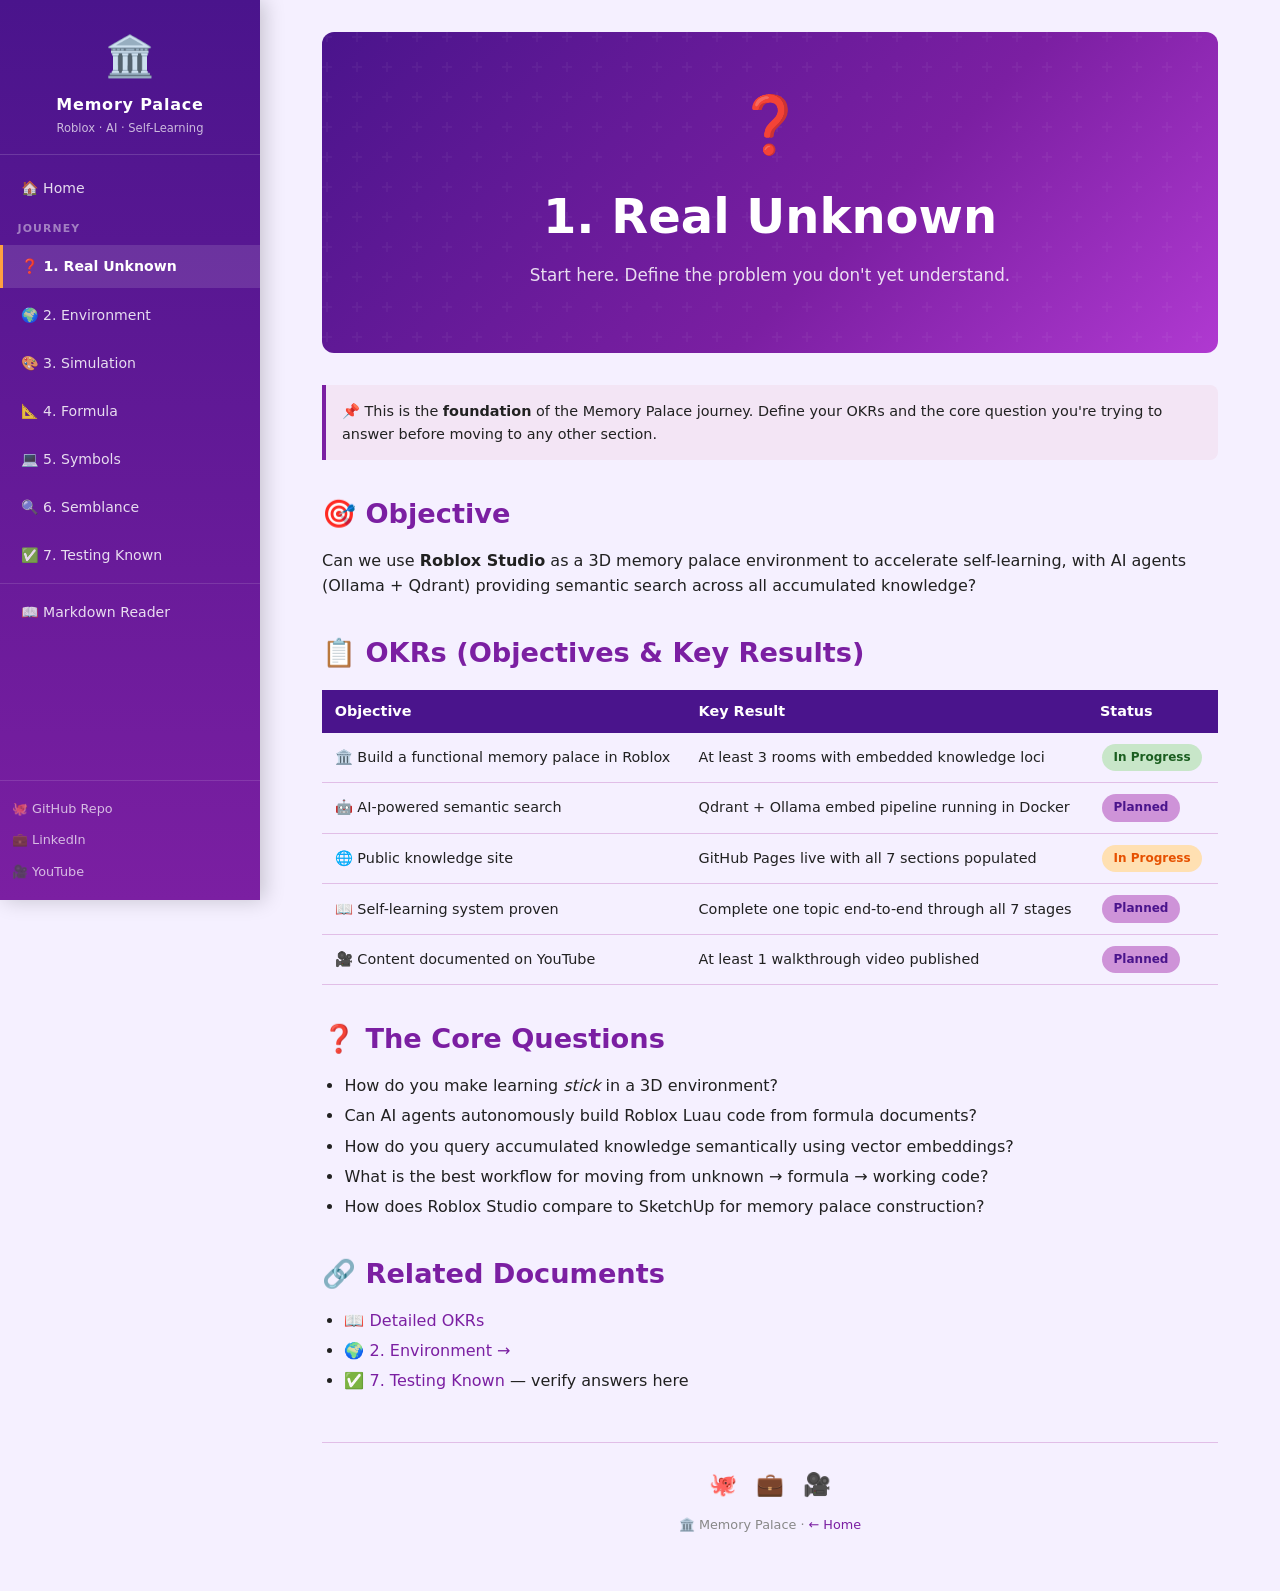
<file: 1_Real_Unknown/index.html>
<!DOCTYPE html>
<html lang="en">
<head>
  <meta charset="UTF-8">
  <meta name="viewport" content="width=device-width, initial-scale=1.0">
  <title>❓ 1. Real Unknown — Memory Palace</title>
  <link rel="stylesheet" href="../assets/style.css">
</head>
<body>
<div class="page-wrapper">
  <script>window.SITE_ROOT='../';</script>
  <script>window.CURRENT_SECTION='1';</script>
  <script src="../assets/menu.js"></script>

  <main class="main-content">
    <div class="hero">
      <span class="hero-emoji">❓</span>
      <h1>1. Real Unknown</h1>
      <p class="hero-sub">Start here. Define the problem you don't yet understand.</p>
    </div>

    <div class="info-box">
      📌 This is the <strong>foundation</strong> of the Memory Palace journey. Define your OKRs and the core
      question you're trying to answer before moving to any other section.
    </div>

    <h2>🎯 Objective</h2>
    <p>
      Can we use <strong>Roblox Studio</strong> as a 3D memory palace environment to accelerate self-learning,
      with AI agents (Ollama + Qdrant) providing semantic search across all accumulated knowledge?
    </p>

    <h2>📋 OKRs (Objectives &amp; Key Results)</h2>
    <table>
      <thead><tr><th>Objective</th><th>Key Result</th><th>Status</th></tr></thead>
      <tbody>
        <tr><td>🏛️ Build a functional memory palace in Roblox</td><td>At least 3 rooms with embedded knowledge loci</td><td><span class="badge green">In Progress</span></td></tr>
        <tr><td>🤖 AI-powered semantic search</td><td>Qdrant + Ollama embed pipeline running in Docker</td><td><span class="badge">Planned</span></td></tr>
        <tr><td>🌐 Public knowledge site</td><td>GitHub Pages live with all 7 sections populated</td><td><span class="badge orange">In Progress</span></td></tr>
        <tr><td>📖 Self-learning system proven</td><td>Complete one topic end-to-end through all 7 stages</td><td><span class="badge">Planned</span></td></tr>
        <tr><td>🎥 Content documented on YouTube</td><td>At least 1 walkthrough video published</td><td><span class="badge">Planned</span></td></tr>
      </tbody>
    </table>

    <h2>❓ The Core Questions</h2>
    <ul>
      <li>How do you make learning <em>stick</em> in a 3D environment?</li>
      <li>Can AI agents autonomously build Roblox Luau code from formula documents?</li>
      <li>How do you query accumulated knowledge semantically using vector embeddings?</li>
      <li>What is the best workflow for moving from unknown → formula → working code?</li>
      <li>How does Roblox Studio compare to SketchUp for memory palace construction?</li>
    </ul>

    <h2>🔗 Related Documents</h2>
    <ul>
      <li>📖 <a href="../markdown_renderer.html?file=1_Real_Unknown/okrs.md">Detailed OKRs</a></li>
      <li>🌍 <a href="../2_Environment/index.html">2. Environment →</a></li>
      <li>✅ <a href="../7_Testing_Known/index.html">7. Testing Known</a> — verify answers here</li>
    </ul>

    <footer class="site-footer">
      <div class="social-links">
        <a href="https://github.com/rifaterdemsahin/memory-palace" target="_blank" rel="noopener">🐙</a>
        <a href="https://www.linkedin.com/in/rifaterdemsahin/" target="_blank" rel="noopener">💼</a>
        <a href="https://www.youtube.com/@RifatErdemSahin" target="_blank" rel="noopener">🎥</a>
      </div>
      <p>🏛️ Memory Palace · <a href="../index.html">← Home</a></p>
    </footer>
  </main>
</div>
</body>
</html>
</file>
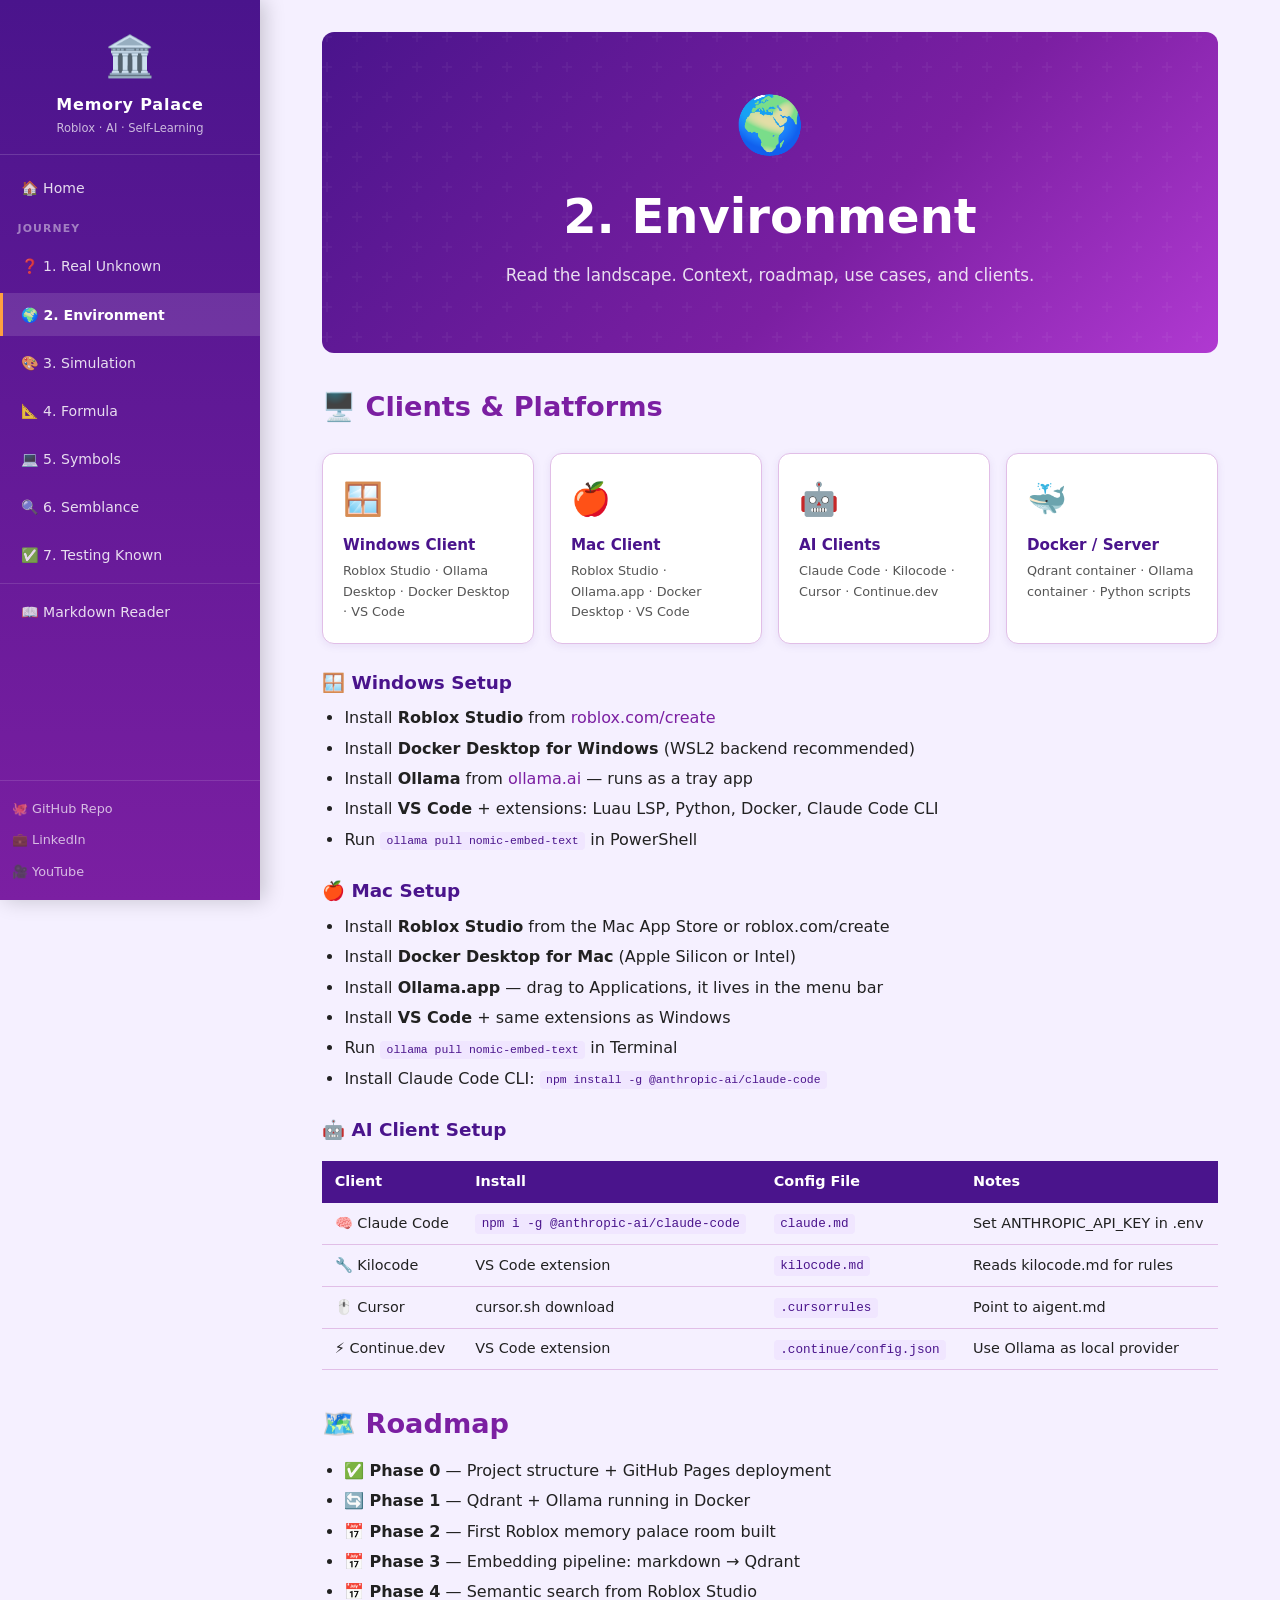
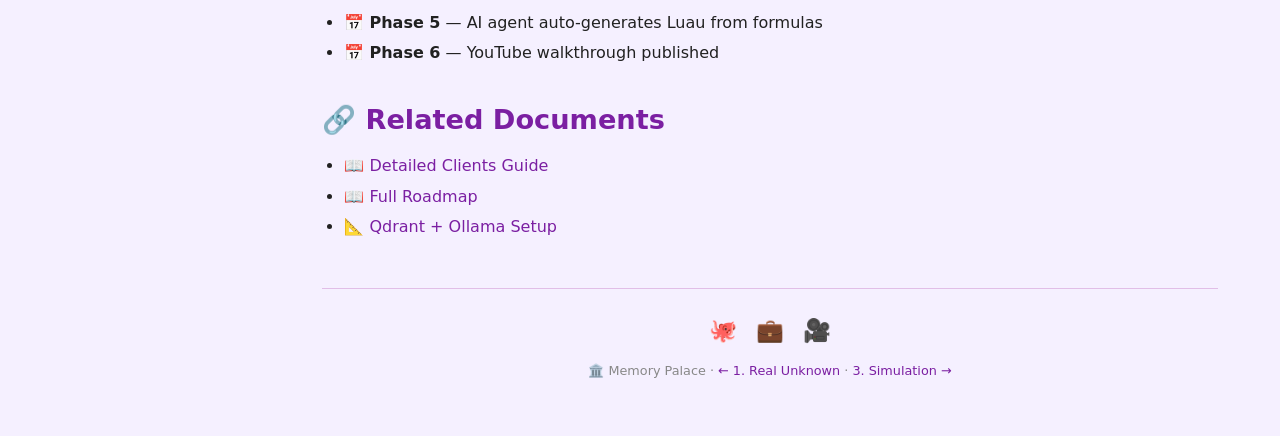
<file: 2_Environment/index.html>
<!DOCTYPE html>
<html lang="en">
<head>
  <meta charset="UTF-8">
  <meta name="viewport" content="width=device-width, initial-scale=1.0">
  <title>🌍 2. Environment — Memory Palace</title>
  <link rel="stylesheet" href="../assets/style.css">
</head>
<body>
<div class="page-wrapper">
  <script>window.SITE_ROOT='../';</script>
  <script>window.CURRENT_SECTION='2';</script>
  <script src="../assets/menu.js"></script>

  <main class="main-content">
    <div class="hero">
      <span class="hero-emoji">🌍</span>
      <h1>2. Environment</h1>
      <p class="hero-sub">Read the landscape. Context, roadmap, use cases, and clients.</p>
    </div>

    <!-- Clients Section -->
    <h2>🖥️ Clients &amp; Platforms</h2>
    <div class="card-grid">
      <div class="card">
        <div class="card-icon">🪟</div>
        <div class="card-title">Windows Client</div>
        <div class="card-desc">Roblox Studio · Ollama Desktop · Docker Desktop · VS Code</div>
      </div>
      <div class="card">
        <div class="card-icon">🍎</div>
        <div class="card-title">Mac Client</div>
        <div class="card-desc">Roblox Studio · Ollama.app · Docker Desktop · VS Code</div>
      </div>
      <div class="card">
        <div class="card-icon">🤖</div>
        <div class="card-title">AI Clients</div>
        <div class="card-desc">Claude Code · Kilocode · Cursor · Continue.dev</div>
      </div>
      <div class="card">
        <div class="card-icon">🐳</div>
        <div class="card-title">Docker / Server</div>
        <div class="card-desc">Qdrant container · Ollama container · Python scripts</div>
      </div>
    </div>

    <h3>🪟 Windows Setup</h3>
    <ul>
      <li>Install <strong>Roblox Studio</strong> from <a href="https://www.roblox.com/create" target="_blank">roblox.com/create</a></li>
      <li>Install <strong>Docker Desktop for Windows</strong> (WSL2 backend recommended)</li>
      <li>Install <strong>Ollama</strong> from <a href="https://ollama.ai" target="_blank">ollama.ai</a> — runs as a tray app</li>
      <li>Install <strong>VS Code</strong> + extensions: Luau LSP, Python, Docker, Claude Code CLI</li>
      <li>Run <code>ollama pull nomic-embed-text</code> in PowerShell</li>
    </ul>

    <h3>🍎 Mac Setup</h3>
    <ul>
      <li>Install <strong>Roblox Studio</strong> from the Mac App Store or roblox.com/create</li>
      <li>Install <strong>Docker Desktop for Mac</strong> (Apple Silicon or Intel)</li>
      <li>Install <strong>Ollama.app</strong> — drag to Applications, it lives in the menu bar</li>
      <li>Install <strong>VS Code</strong> + same extensions as Windows</li>
      <li>Run <code>ollama pull nomic-embed-text</code> in Terminal</li>
      <li>Install Claude Code CLI: <code>npm install -g @anthropic-ai/claude-code</code></li>
    </ul>

    <h3>🤖 AI Client Setup</h3>
    <table>
      <thead><tr><th>Client</th><th>Install</th><th>Config File</th><th>Notes</th></tr></thead>
      <tbody>
        <tr><td>🧠 Claude Code</td><td><code>npm i -g @anthropic-ai/claude-code</code></td><td><code>claude.md</code></td><td>Set ANTHROPIC_API_KEY in .env</td></tr>
        <tr><td>🔧 Kilocode</td><td>VS Code extension</td><td><code>kilocode.md</code></td><td>Reads kilocode.md for rules</td></tr>
        <tr><td>🖱️ Cursor</td><td>cursor.sh download</td><td><code>.cursorrules</code></td><td>Point to aigent.md</td></tr>
        <tr><td>⚡ Continue.dev</td><td>VS Code extension</td><td><code>.continue/config.json</code></td><td>Use Ollama as local provider</td></tr>
      </tbody>
    </table>

    <h2>🗺️ Roadmap</h2>
    <ul>
      <li>✅ <strong>Phase 0</strong> — Project structure + GitHub Pages deployment</li>
      <li>🔄 <strong>Phase 1</strong> — Qdrant + Ollama running in Docker</li>
      <li>📅 <strong>Phase 2</strong> — First Roblox memory palace room built</li>
      <li>📅 <strong>Phase 3</strong> — Embedding pipeline: markdown → Qdrant</li>
      <li>📅 <strong>Phase 4</strong> — Semantic search from Roblox Studio</li>
      <li>📅 <strong>Phase 5</strong> — AI agent auto-generates Luau from formulas</li>
      <li>📅 <strong>Phase 6</strong> — YouTube walkthrough published</li>
    </ul>

    <h2>🔗 Related Documents</h2>
    <ul>
      <li>📖 <a href="../markdown_renderer.html?file=2_Environment/clients.md">Detailed Clients Guide</a></li>
      <li>📖 <a href="../markdown_renderer.html?file=2_Environment/roadmap.md">Full Roadmap</a></li>
      <li>📐 <a href="../markdown_renderer.html?file=4_Formula/qdrant_ollama_setup.md">Qdrant + Ollama Setup</a></li>
    </ul>

    <footer class="site-footer">
      <div class="social-links">
        <a href="https://github.com/rifaterdemsahin/memory-palace" target="_blank" rel="noopener">🐙</a>
        <a href="https://www.linkedin.com/in/rifaterdemsahin/" target="_blank" rel="noopener">💼</a>
        <a href="https://www.youtube.com/@RifatErdemSahin" target="_blank" rel="noopener">🎥</a>
      </div>
      <p>🏛️ Memory Palace · <a href="../1_Real_Unknown/index.html">← 1. Real Unknown</a> · <a href="../3_Simulation/index.html">3. Simulation →</a></p>
    </footer>
  </main>
</div>
</body>
</html>
</file>
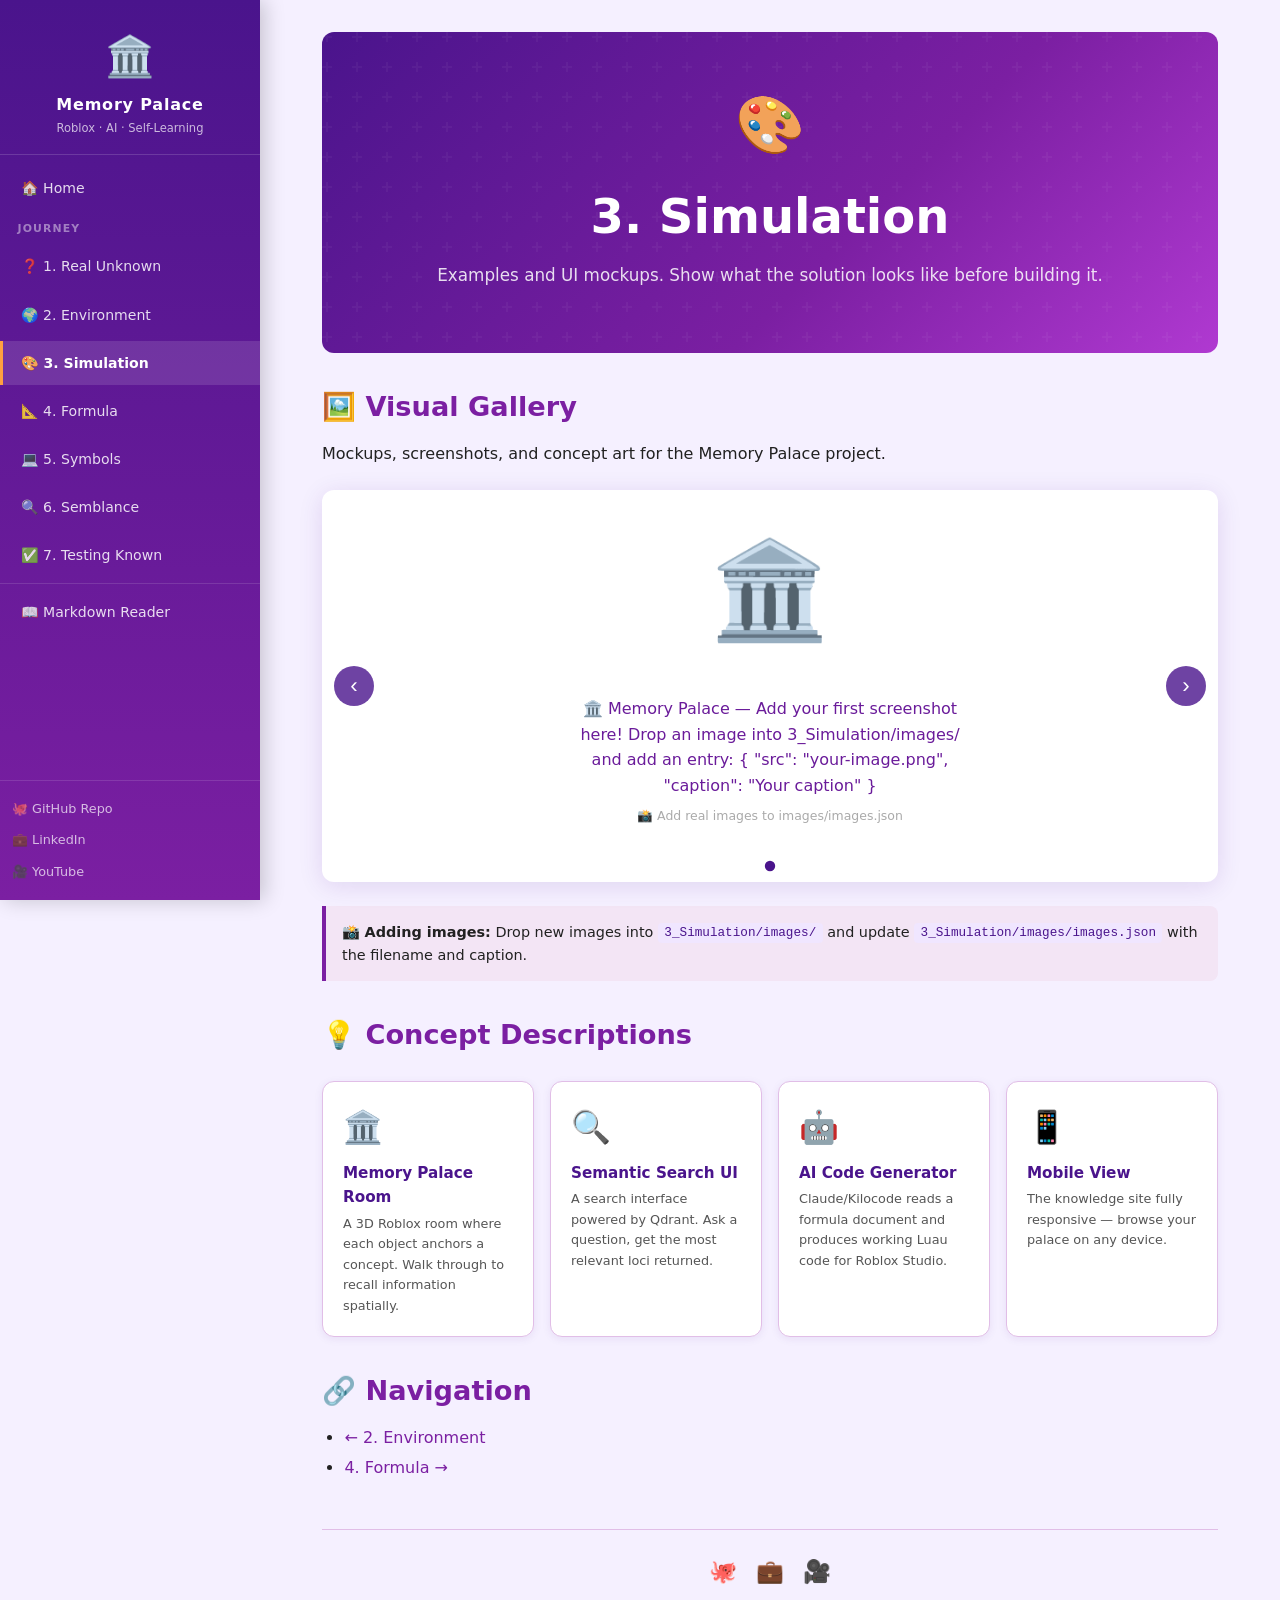
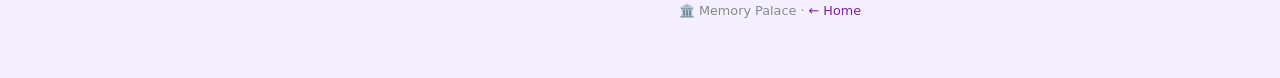
<file: 3_Simulation/index.html>
<!DOCTYPE html>
<html lang="en">
<head>
  <meta charset="UTF-8">
  <meta name="viewport" content="width=device-width, initial-scale=1.0">
  <title>🎨 3. Simulation — Memory Palace</title>
  <link rel="stylesheet" href="../assets/style.css">
</head>
<body>
<div class="page-wrapper">
  <script>window.SITE_ROOT='../';</script>
  <script>window.CURRENT_SECTION='3';</script>
  <script src="../assets/menu.js"></script>

  <main class="main-content">
    <div class="hero">
      <span class="hero-emoji">🎨</span>
      <h1>3. Simulation</h1>
      <p class="hero-sub">Examples and UI mockups. Show what the solution looks like before building it.</p>
    </div>

    <!-- Carousel -->
    <h2>🖼️ Visual Gallery</h2>
    <p>Mockups, screenshots, and concept art for the Memory Palace project.</p>

    <div class="carousel-wrap" id="carousel">
      <div class="carousel-track" id="carouselTrack"></div>
      <button class="carousel-btn prev" id="prevBtn" aria-label="Previous">‹</button>
      <button class="carousel-btn next" id="nextBtn" aria-label="Next">›</button>
      <div class="carousel-dots" id="carouselDots"></div>
    </div>

    <div class="info-box">
      📸 <strong>Adding images:</strong> Drop new images into <code>3_Simulation/images/</code> and
      update <code>3_Simulation/images/images.json</code> with the filename and caption.
    </div>

    <!-- Concept descriptions -->
    <h2>💡 Concept Descriptions</h2>
    <div class="card-grid">
      <div class="card">
        <div class="card-icon">🏛️</div>
        <div class="card-title">Memory Palace Room</div>
        <div class="card-desc">A 3D Roblox room where each object anchors a concept. Walk through to recall information spatially.</div>
      </div>
      <div class="card">
        <div class="card-icon">🔍</div>
        <div class="card-title">Semantic Search UI</div>
        <div class="card-desc">A search interface powered by Qdrant. Ask a question, get the most relevant loci returned.</div>
      </div>
      <div class="card">
        <div class="card-icon">🤖</div>
        <div class="card-title">AI Code Generator</div>
        <div class="card-desc">Claude/Kilocode reads a formula document and produces working Luau code for Roblox Studio.</div>
      </div>
      <div class="card">
        <div class="card-icon">📱</div>
        <div class="card-title">Mobile View</div>
        <div class="card-desc">The knowledge site fully responsive — browse your palace on any device.</div>
      </div>
    </div>

    <h2>🔗 Navigation</h2>
    <ul>
      <li><a href="../2_Environment/index.html">← 2. Environment</a></li>
      <li><a href="../4_Formula/index.html">4. Formula →</a></li>
    </ul>

    <footer class="site-footer">
      <div class="social-links">
        <a href="https://github.com/rifaterdemsahin/memory-palace" target="_blank" rel="noopener">🐙</a>
        <a href="https://www.linkedin.com/in/rifaterdemsahin/" target="_blank" rel="noopener">💼</a>
        <a href="https://www.youtube.com/@RifatErdemSahin" target="_blank" rel="noopener">🎥</a>
      </div>
      <p>🏛️ Memory Palace · <a href="../index.html">← Home</a></p>
    </footer>
  </main>
</div>

<script>
  // ── Carousel ──────────────────────────────────────────────
  const track  = document.getElementById('carouselTrack');
  const dots   = document.getElementById('carouselDots');
  const prevBtn = document.getElementById('prevBtn');
  const nextBtn = document.getElementById('nextBtn');
  let current = 0, slides = [], autoTimer;

  // Placeholder slides shown when no images.json exists yet
  const PLACEHOLDER_SLIDES = [
    {
      src: null,
      caption: '🏛️ Memory Palace Room — 3D Roblox environment with knowledge loci',
      emoji: '🏛️'
    },
    {
      src: null,
      caption: '🤖 AI Semantic Search — Qdrant + Ollama embedding pipeline',
      emoji: '🤖'
    },
    {
      src: null,
      caption: '📐 Formula to Code — AI agent reading formulas and generating Luau',
      emoji: '📐'
    },
    {
      src: null,
      caption: '📱 Responsive Design — Mobile-first knowledge site',
      emoji: '📱'
    },
  ];

  function buildSlide(item) {
    const div = document.createElement('div');
    div.className = 'carousel-slide';
    if (item.src) {
      div.innerHTML = `<img src="images/${item.src}" alt="${item.caption}" loading="lazy">
        <div class="slide-caption">${item.caption}</div>`;
    } else {
      div.innerHTML = `
        <div style="font-size:6rem;margin-bottom:1rem;">${item.emoji}</div>
        <div class="slide-caption" style="font-size:1rem;max-width:400px;">${item.caption}</div>
        <div style="margin-top:0.5rem;font-size:0.78rem;color:#aaa;">📸 Add real images to images/images.json</div>`;
    }
    return div;
  }

  function buildDot(i) {
    const btn = document.createElement('button');
    btn.className = 'carousel-dot' + (i === 0 ? ' active' : '');
    btn.setAttribute('aria-label', `Slide ${i+1}`);
    btn.addEventListener('click', () => goTo(i));
    return btn;
  }

  function goTo(n) {
    current = (n + slides.length) % slides.length;
    track.style.transform = `translateX(-${current * 100}%)`;
    document.querySelectorAll('.carousel-dot').forEach((d, i) => {
      d.classList.toggle('active', i === current);
    });
  }

  function startAuto() {
    autoTimer = setInterval(() => goTo(current + 1), 5000);
  }

  function init(items) {
    slides = items;
    items.forEach(item => track.appendChild(buildSlide(item)));
    items.forEach((_, i) => dots.appendChild(buildDot(i)));
    prevBtn.addEventListener('click', () => { clearInterval(autoTimer); goTo(current - 1); startAuto(); });
    nextBtn.addEventListener('click', () => { clearInterval(autoTimer); goTo(current + 1); startAuto(); });
    startAuto();
  }

  // Try to load images.json, fall back to placeholders
  fetch('images/images.json')
    .then(r => r.ok ? r.json() : Promise.reject())
    .then(data => init(data.length ? data : PLACEHOLDER_SLIDES))
    .catch(() => init(PLACEHOLDER_SLIDES));
</script>
</body>
</html>
</file>
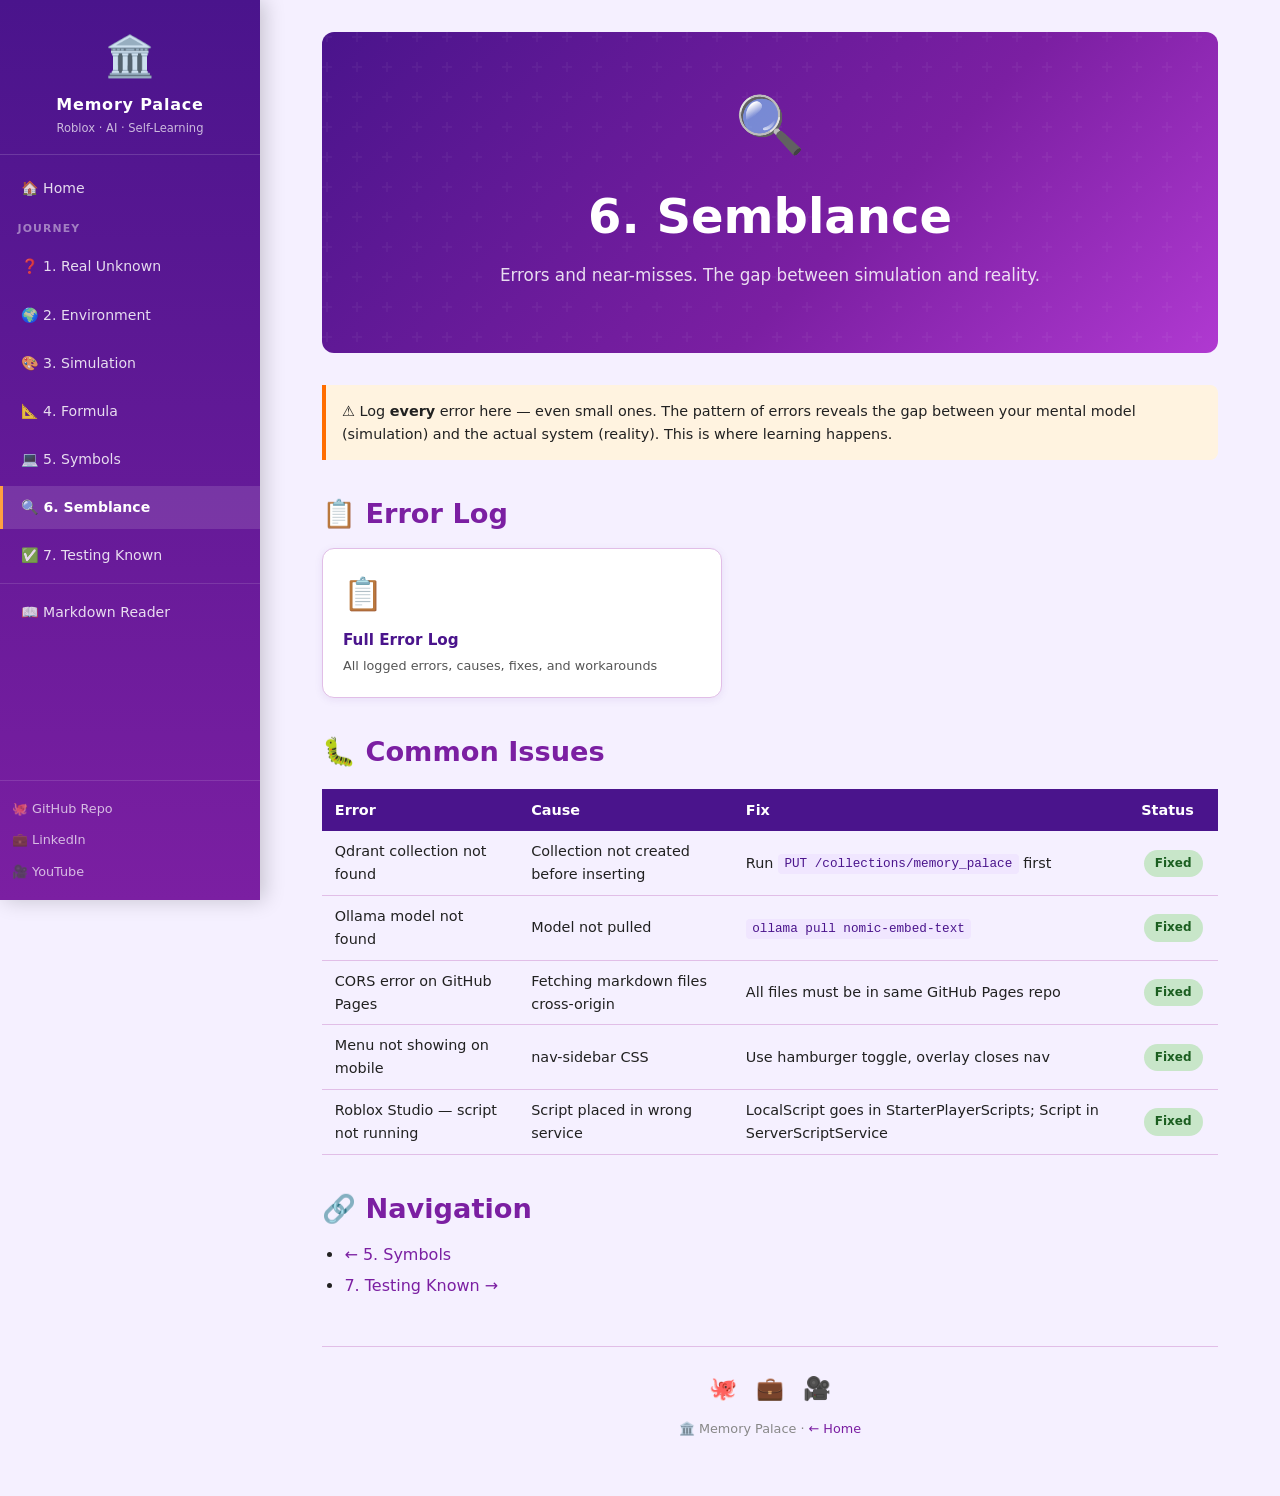
<file: 6_Semblance/index.html>
<!DOCTYPE html>
<html lang="en">
<head>
  <meta charset="UTF-8">
  <meta name="viewport" content="width=device-width, initial-scale=1.0">
  <title>🔍 6. Semblance — Memory Palace</title>
  <link rel="stylesheet" href="../assets/style.css">
</head>
<body>
<div class="page-wrapper">
  <script>window.SITE_ROOT='../';</script>
  <script>window.CURRENT_SECTION='6';</script>
  <script src="../assets/menu.js"></script>

  <main class="main-content">
    <div class="hero">
      <span class="hero-emoji">🔍</span>
      <h1>6. Semblance</h1>
      <p class="hero-sub">Errors and near-misses. The gap between simulation and reality.</p>
    </div>

    <div class="info-box warn">
      ⚠️ Log <strong>every</strong> error here — even small ones. The pattern of errors reveals the gap between
      your mental model (simulation) and the actual system (reality). This is where learning happens.
    </div>

    <h2>📋 Error Log</h2>
    <a href="../markdown_renderer.html?file=6_Semblance/error_log.md" class="card" style="display:block;max-width:400px;">
      <div class="card-icon">📋</div>
      <div class="card-title">Full Error Log</div>
      <div class="card-desc">All logged errors, causes, fixes, and workarounds</div>
    </a>

    <h2>🐛 Common Issues</h2>
    <table>
      <thead><tr><th>Error</th><th>Cause</th><th>Fix</th><th>Status</th></tr></thead>
      <tbody>
        <tr>
          <td>Qdrant collection not found</td>
          <td>Collection not created before inserting</td>
          <td>Run <code>PUT /collections/memory_palace</code> first</td>
          <td><span class="badge green">Fixed</span></td>
        </tr>
        <tr>
          <td>Ollama model not found</td>
          <td>Model not pulled</td>
          <td><code>ollama pull nomic-embed-text</code></td>
          <td><span class="badge green">Fixed</span></td>
        </tr>
        <tr>
          <td>CORS error on GitHub Pages</td>
          <td>Fetching markdown files cross-origin</td>
          <td>All files must be in same GitHub Pages repo</td>
          <td><span class="badge green">Fixed</span></td>
        </tr>
        <tr>
          <td>Menu not showing on mobile</td>
          <td>nav-sidebar CSS</td>
          <td>Use hamburger toggle, overlay closes nav</td>
          <td><span class="badge green">Fixed</span></td>
        </tr>
        <tr>
          <td>Roblox Studio — script not running</td>
          <td>Script placed in wrong service</td>
          <td>LocalScript goes in StarterPlayerScripts; Script in ServerScriptService</td>
          <td><span class="badge green">Fixed</span></td>
        </tr>
      </tbody>
    </table>

    <h2>🔗 Navigation</h2>
    <ul>
      <li><a href="../5_Symbols/index.html">← 5. Symbols</a></li>
      <li><a href="../7_Testing_Known/index.html">7. Testing Known →</a></li>
    </ul>

    <footer class="site-footer">
      <div class="social-links">
        <a href="https://github.com/rifaterdemsahin/memory-palace" target="_blank" rel="noopener">🐙</a>
        <a href="https://www.linkedin.com/in/rifaterdemsahin/" target="_blank" rel="noopener">💼</a>
        <a href="https://www.youtube.com/@RifatErdemSahin" target="_blank" rel="noopener">🎥</a>
      </div>
      <p>🏛️ Memory Palace · <a href="../index.html">← Home</a></p>
    </footer>
  </main>
</div>
</body>
</html>
</file>
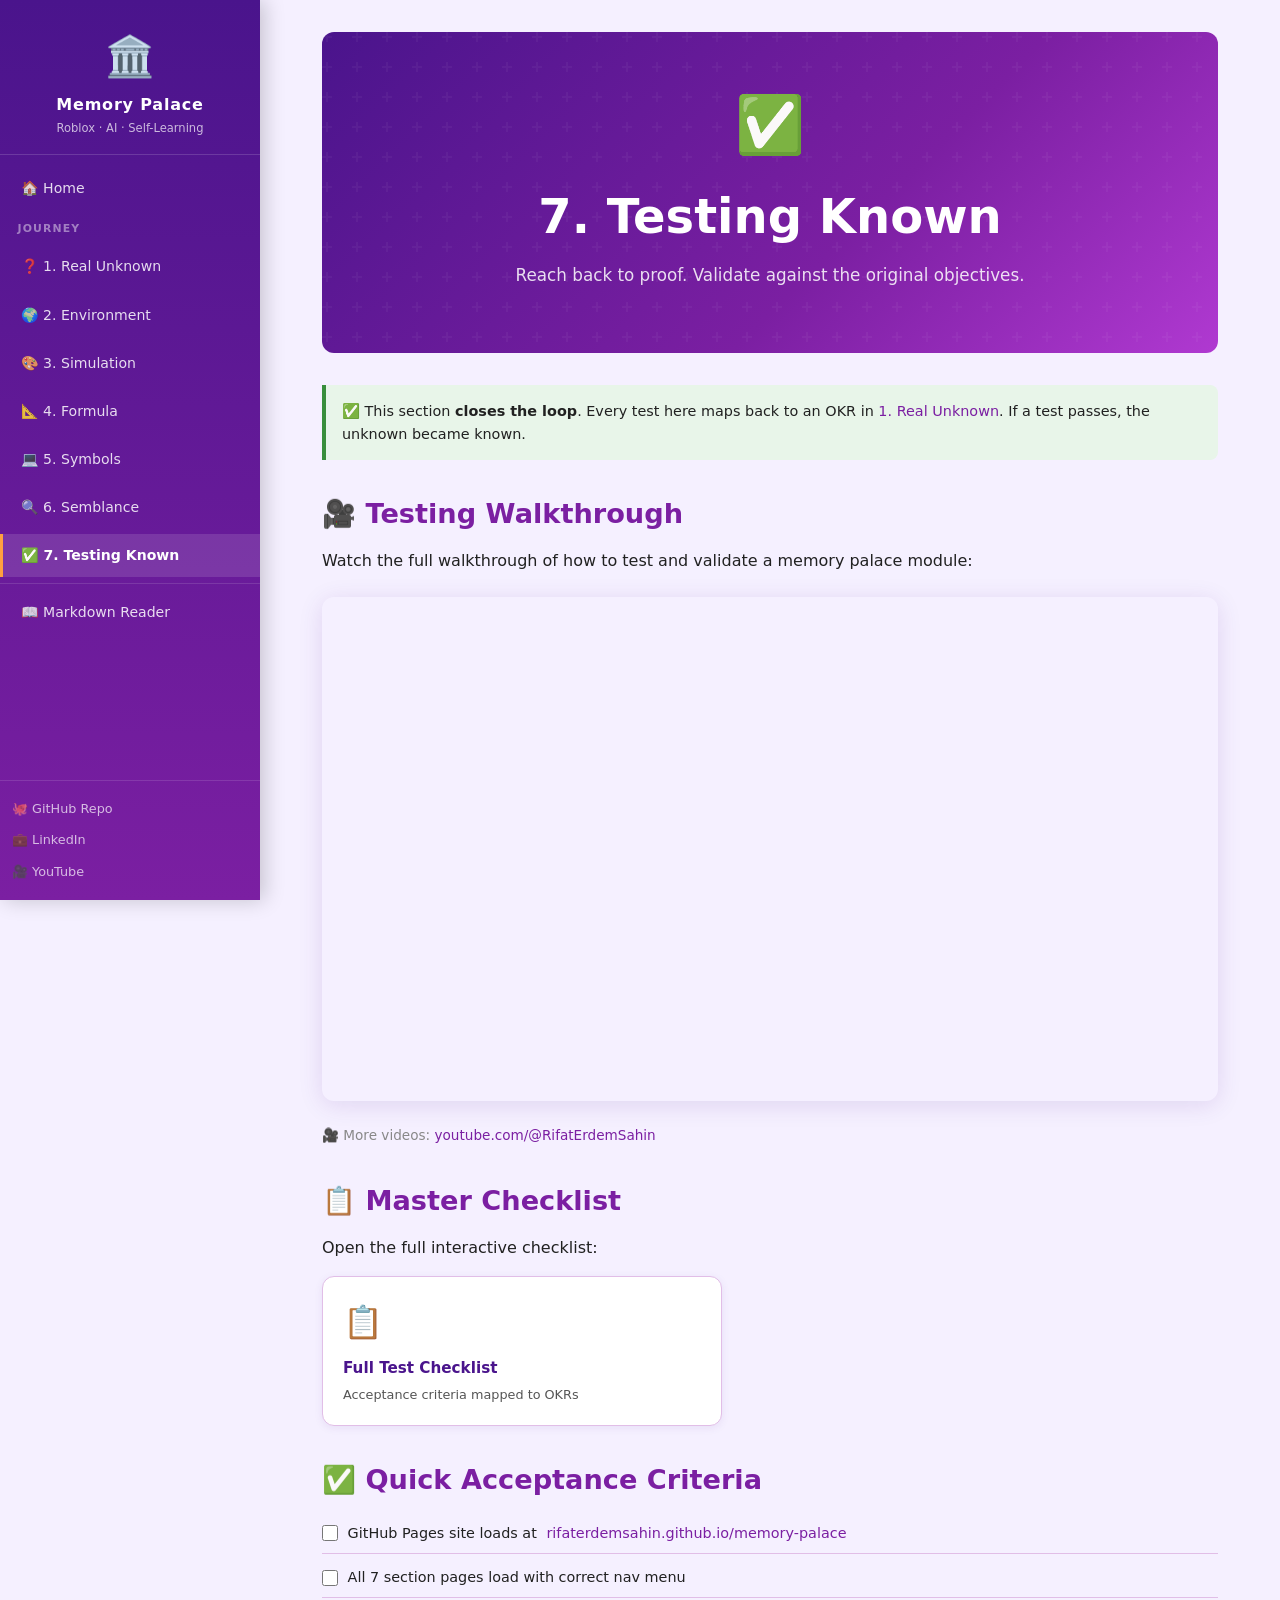
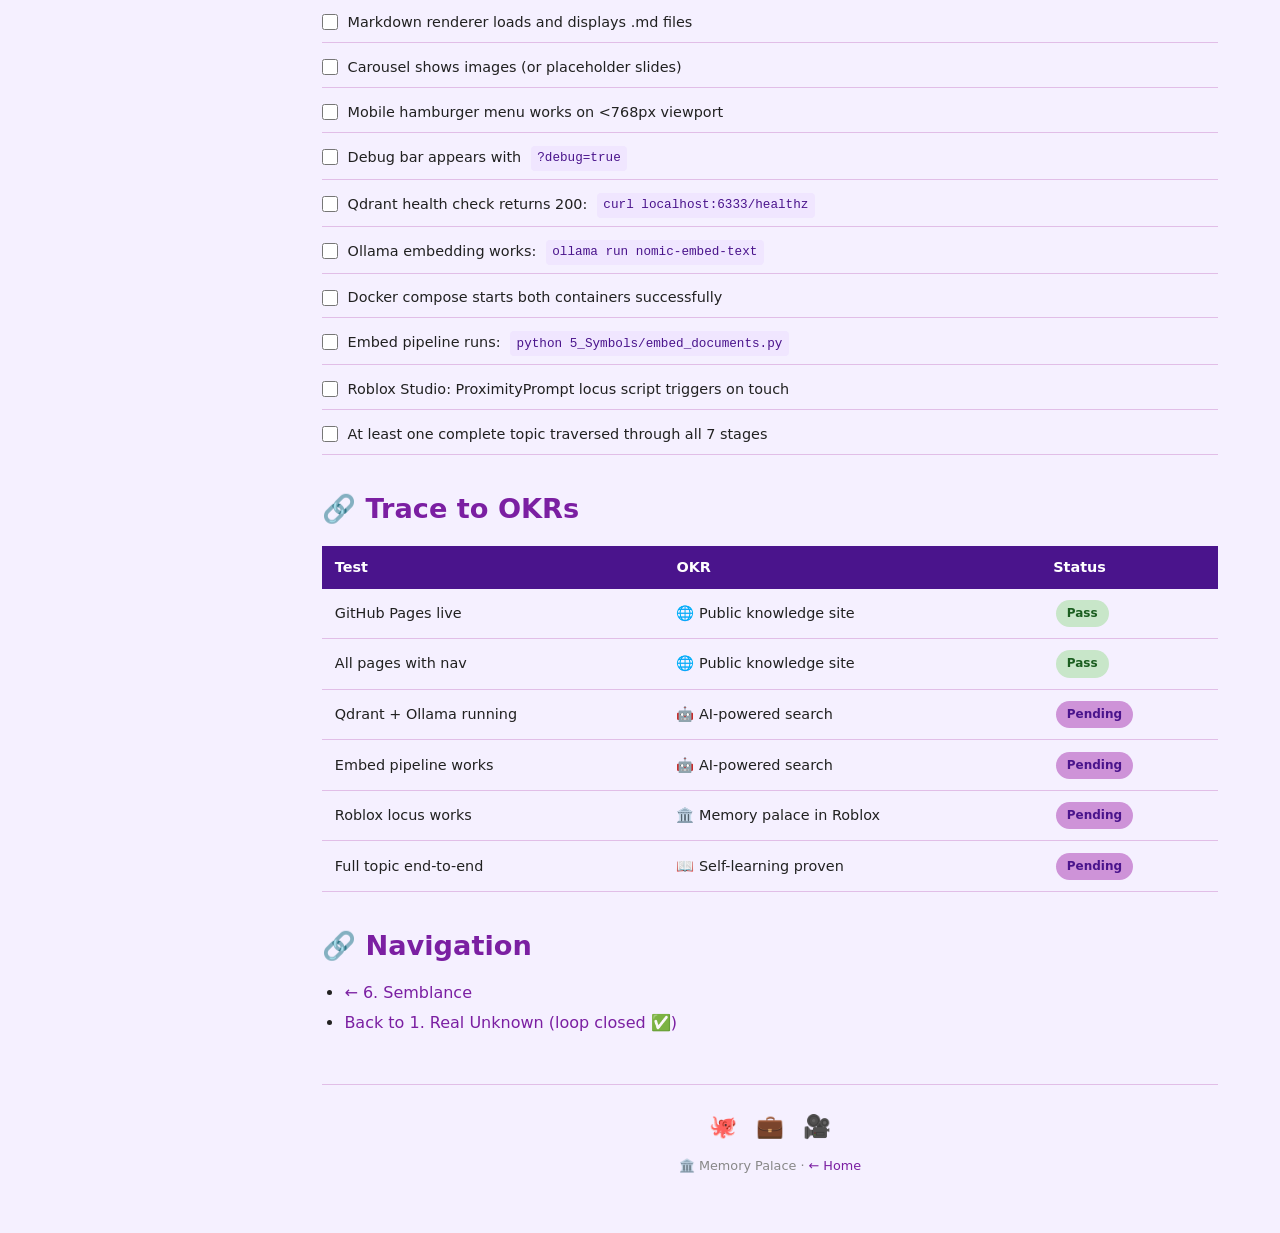
<file: 7_Testing_Known/index.html>
<!DOCTYPE html>
<html lang="en">
<head>
  <meta charset="UTF-8">
  <meta name="viewport" content="width=device-width, initial-scale=1.0">
  <title>✅ 7. Testing Known — Memory Palace</title>
  <link rel="stylesheet" href="../assets/style.css">
</head>
<body>
<div class="page-wrapper">
  <script>window.SITE_ROOT='../';</script>
  <script>window.CURRENT_SECTION='7';</script>
  <script src="../assets/menu.js"></script>

  <main class="main-content">
    <div class="hero">
      <span class="hero-emoji">✅</span>
      <h1>7. Testing Known</h1>
      <p class="hero-sub">Reach back to proof. Validate against the original objectives.</p>
    </div>

    <div class="info-box success">
      ✅ This section <strong>closes the loop</strong>. Every test here maps back to an OKR in
      <a href="../1_Real_Unknown/index.html">1. Real Unknown</a>. If a test passes, the unknown became known.
    </div>

    <!-- YouTube video at the top -->
    <h2>🎥 Testing Walkthrough</h2>
    <p>Watch the full walkthrough of how to test and validate a memory palace module:</p>
    <div class="video-wrap">
      <iframe
        src="https://www.youtube.com/embed/?listType=search&list=RifatErdemSahin+memory+palace+roblox"
        title="Memory Palace Testing Walkthrough"
        allow="accelerometer; autoplay; clipboard-write; encrypted-media; gyroscope; picture-in-picture"
        allowfullscreen>
      </iframe>
    </div>
    <p style="font-size:0.85rem;color:#888;">
      🎥 More videos: <a href="https://www.youtube.com/@RifatErdemSahin" target="_blank" rel="noopener">youtube.com/@RifatErdemSahin</a>
    </p>

    <h2>📋 Master Checklist</h2>
    <p>Open the full interactive checklist:</p>
    <a href="../markdown_renderer.html?file=7_Testing_Known/test_checklist.md" class="card" style="display:block;max-width:400px;">
      <div class="card-icon">📋</div>
      <div class="card-title">Full Test Checklist</div>
      <div class="card-desc">Acceptance criteria mapped to OKRs</div>
    </a>

    <h2>✅ Quick Acceptance Criteria</h2>
    <ul class="checklist">
      <li><input type="checkbox"> GitHub Pages site loads at <a href="https://rifaterdemsahin.github.io/memory-palace" target="_blank">rifaterdemsahin.github.io/memory-palace</a></li>
      <li><input type="checkbox"> All 7 section pages load with correct nav menu</li>
      <li><input type="checkbox"> Markdown renderer loads and displays .md files</li>
      <li><input type="checkbox"> Carousel shows images (or placeholder slides)</li>
      <li><input type="checkbox"> Mobile hamburger menu works on &lt;768px viewport</li>
      <li><input type="checkbox"> Debug bar appears with <code>?debug=true</code></li>
      <li><input type="checkbox"> Qdrant health check returns 200: <code>curl localhost:6333/healthz</code></li>
      <li><input type="checkbox"> Ollama embedding works: <code>ollama run nomic-embed-text</code></li>
      <li><input type="checkbox"> Docker compose starts both containers successfully</li>
      <li><input type="checkbox"> Embed pipeline runs: <code>python 5_Symbols/embed_documents.py</code></li>
      <li><input type="checkbox"> Roblox Studio: ProximityPrompt locus script triggers on touch</li>
      <li><input type="checkbox"> At least one complete topic traversed through all 7 stages</li>
    </ul>

    <h2>🔗 Trace to OKRs</h2>
    <table>
      <thead><tr><th>Test</th><th>OKR</th><th>Status</th></tr></thead>
      <tbody>
        <tr><td>GitHub Pages live</td><td>🌐 Public knowledge site</td><td><span class="badge green">Pass</span></td></tr>
        <tr><td>All pages with nav</td><td>🌐 Public knowledge site</td><td><span class="badge green">Pass</span></td></tr>
        <tr><td>Qdrant + Ollama running</td><td>🤖 AI-powered search</td><td><span class="badge">Pending</span></td></tr>
        <tr><td>Embed pipeline works</td><td>🤖 AI-powered search</td><td><span class="badge">Pending</span></td></tr>
        <tr><td>Roblox locus works</td><td>🏛️ Memory palace in Roblox</td><td><span class="badge">Pending</span></td></tr>
        <tr><td>Full topic end-to-end</td><td>📖 Self-learning proven</td><td><span class="badge">Pending</span></td></tr>
      </tbody>
    </table>

    <h2>🔗 Navigation</h2>
    <ul>
      <li><a href="../6_Semblance/index.html">← 6. Semblance</a></li>
      <li><a href="../1_Real_Unknown/index.html">Back to 1. Real Unknown (loop closed ✅)</a></li>
    </ul>

    <footer class="site-footer">
      <div class="social-links">
        <a href="https://github.com/rifaterdemsahin/memory-palace" target="_blank" rel="noopener">🐙</a>
        <a href="https://www.linkedin.com/in/rifaterdemsahin/" target="_blank" rel="noopener">💼</a>
        <a href="https://www.youtube.com/@RifatErdemSahin" target="_blank" rel="noopener">🎥</a>
      </div>
      <p>🏛️ Memory Palace · <a href="../index.html">← Home</a></p>
    </footer>
  </main>
</div>
</body>
</html>
</file>
<file: assets/style.css>
/* ========================================
   Memory Palace – Shared Stylesheet
   ======================================== */

:root {
  --purple-dark:  #4a148c;
  --purple:       #7b1fa2;
  --purple-light: #ce93d8;
  --accent:       #ff6d00;
  --accent-light: #ffa040;
  --bg:           #f5f0ff;
  --surface:      #ffffff;
  --text:         #212121;
  --text-muted:   #6a1b9a;
  --border:       #e1bee7;
  --code-bg:      #1e1e2e;
  --nav-width:    260px;
  --radius:       12px;
  --shadow:       0 4px 24px rgba(74,20,140,0.12);
  --shadow-sm:    0 2px 8px rgba(74,20,140,0.08);
}

/* ── Reset ── */
*, *::before, *::after { box-sizing: border-box; margin: 0; padding: 0; }
html { scroll-behavior: smooth; }
body {
  font-family: 'Segoe UI', system-ui, -apple-system, sans-serif;
  background: var(--bg);
  color: var(--text);
  line-height: 1.6;
  min-height: 100vh;
}

/* ── Layout ── */
.page-wrapper {
  display: flex;
  min-height: 100vh;
}
.main-content {
  flex: 1;
  padding: 2rem;
  max-width: 960px;
  margin: 0 auto;
  width: 100%;
}

/* ── Navigation ── */
.nav-sidebar {
  width: var(--nav-width);
  background: linear-gradient(180deg, var(--purple-dark) 0%, var(--purple) 100%);
  min-height: 100vh;
  position: fixed;
  left: 0; top: 0;
  display: flex;
  flex-direction: column;
  z-index: 100;
  box-shadow: 4px 0 20px rgba(0,0,0,0.2);
  transition: transform 0.3s ease;
}
.nav-brand {
  padding: 1.5rem 1rem 1rem;
  color: white;
  text-align: center;
  border-bottom: 1px solid rgba(255,255,255,0.15);
}
.nav-brand .brand-icon { font-size: 2.5rem; display: block; }
.nav-brand .brand-name { font-size: 1rem; font-weight: 700; margin-top: 0.25rem; letter-spacing: 0.05em; }
.nav-brand .brand-sub  { font-size: 0.72rem; opacity: 0.7; margin-top: 0.1rem; }

.nav-menu { list-style: none; padding: 0.75rem 0; flex: 1; overflow-y: auto; }
.nav-menu li { }
.nav-menu a {
  display: flex;
  align-items: center;
  gap: 0.6rem;
  padding: 0.65rem 1.1rem;
  color: rgba(255,255,255,0.85);
  text-decoration: none;
  font-size: 0.88rem;
  font-weight: 500;
  border-left: 3px solid transparent;
  transition: all 0.2s;
}
.nav-menu a:hover, .nav-menu a.active {
  background: rgba(255,255,255,0.12);
  color: white;
  border-left-color: var(--accent-light);
}
.nav-menu a.active { font-weight: 700; }
.nav-section-label {
  font-size: 0.68rem;
  font-weight: 700;
  letter-spacing: 0.1em;
  color: rgba(255,255,255,0.45);
  text-transform: uppercase;
  padding: 0.9rem 1.1rem 0.25rem;
}
.nav-divider { border: none; border-top: 1px solid rgba(255,255,255,0.12); margin: 0.4rem 0; }
.nav-external { padding: 0.75rem; border-top: 1px solid rgba(255,255,255,0.12); }
.nav-external a {
  display: flex; align-items: center; gap: 0.5rem;
  color: rgba(255,255,255,0.7); text-decoration: none;
  font-size: 0.8rem; padding: 0.35rem 0;
  transition: color 0.2s;
}
.nav-external a:hover { color: white; }

/* Hamburger (mobile) */
.nav-toggle {
  display: none;
  position: fixed;
  top: 1rem; left: 1rem;
  z-index: 200;
  background: var(--purple-dark);
  border: none;
  color: white;
  font-size: 1.4rem;
  width: 44px; height: 44px;
  border-radius: 8px;
  cursor: pointer;
  box-shadow: var(--shadow-sm);
}
.nav-overlay {
  display: none;
  position: fixed; inset: 0;
  background: rgba(0,0,0,0.4);
  z-index: 99;
}

/* Content shifted right by nav width on desktop */
@media (min-width: 769px) {
  .page-wrapper { margin-left: var(--nav-width); }
  .page-wrapper .nav-sidebar { display: flex !important; }
}
@media (max-width: 768px) {
  .nav-sidebar { transform: translateX(-100%); }
  .nav-sidebar.open { transform: translateX(0); }
  .nav-toggle { display: flex; align-items: center; justify-content: center; }
  .nav-overlay.open { display: block; }
  .main-content { padding: 1rem; padding-top: 4rem; }
}

/* ── Debug Bar ── */
.debug-bar {
  display: none;
  background: #1e1e2e;
  color: #cdd6f4;
  font-size: 0.75rem;
  font-family: monospace;
  padding: 0.4rem 1rem;
  border-bottom: 2px solid var(--accent);
}
.debug-bar.visible { display: block; }

/* ── Typography ── */
h1 { font-size: clamp(1.6rem, 4vw, 2.4rem); font-weight: 800; color: var(--purple-dark); margin-bottom: 0.5rem; }
h2 { font-size: clamp(1.2rem, 3vw, 1.7rem); font-weight: 700; color: var(--purple); margin: 2rem 0 0.75rem; }
h3 { font-size: 1.15rem; font-weight: 600; color: var(--purple-dark); margin: 1.5rem 0 0.5rem; }
p  { margin-bottom: 1rem; }
a  { color: var(--purple); text-decoration: none; }
a:hover { text-decoration: underline; }
ul, ol { padding-left: 1.4rem; margin-bottom: 1rem; }
li { margin-bottom: 0.3rem; }

/* ── Hero ── */
.hero {
  background: linear-gradient(135deg, var(--purple-dark) 0%, var(--purple) 60%, #b039d1 100%);
  color: white;
  padding: 3rem 2rem;
  border-radius: var(--radius);
  margin-bottom: 2rem;
  text-align: center;
  position: relative;
  overflow: hidden;
}
.hero::before {
  content: '';
  position: absolute; inset: 0;
  background: url("data:image/svg+xml,%3Csvg width='60' height='60' viewBox='0 0 60 60' xmlns='http://www.w3.org/2000/svg'%3E%3Cg fill='none' fill-rule='evenodd'%3E%3Cg fill='%23ffffff' fill-opacity='0.04'%3E%3Cpath d='M36 34v-4h-2v4h-4v2h4v4h2v-4h4v-2h-4zm0-30V0h-2v4h-4v2h4v4h2V6h4V4h-4zM6 34v-4H4v4H0v2h4v4h2v-4h4v-2H6zM6 4V0H4v4H0v2h4v4h2V6h4V4H6z'/%3E%3C/g%3E%3C/g%3E%3C/svg%3E");
}
.hero h1 { color: white; font-size: clamp(1.8rem, 5vw, 3rem); position: relative; }
.hero .hero-sub { opacity: 0.85; font-size: 1.05rem; margin-top: 0.5rem; position: relative; }
.hero .hero-emoji { font-size: 3.5rem; display: block; margin-bottom: 0.5rem; position: relative; }

/* ── Cards ── */
.card-grid {
  display: grid;
  grid-template-columns: repeat(auto-fill, minmax(200px, 1fr));
  gap: 1rem;
  margin: 1.5rem 0;
}
.card {
  background: var(--surface);
  border-radius: var(--radius);
  padding: 1.25rem;
  box-shadow: var(--shadow-sm);
  border: 1px solid var(--border);
  transition: transform 0.2s, box-shadow 0.2s;
  text-decoration: none;
  color: var(--text);
  display: block;
}
.card:hover {
  transform: translateY(-3px);
  box-shadow: var(--shadow);
  text-decoration: none;
  border-color: var(--purple-light);
}
.card .card-icon { font-size: 2rem; margin-bottom: 0.5rem; }
.card .card-title { font-weight: 700; font-size: 0.95rem; color: var(--purple-dark); }
.card .card-desc  { font-size: 0.8rem; color: #555; margin-top: 0.25rem; }

/* ── Badges ── */
.badge {
  display: inline-block;
  padding: 0.25rem 0.7rem;
  border-radius: 999px;
  font-size: 0.75rem;
  font-weight: 700;
  background: var(--purple-light);
  color: var(--purple-dark);
  margin: 0.15rem;
}
.badge.orange { background: #ffe0b2; color: #e65100; }
.badge.green  { background: #c8e6c9; color: #1b5e20; }
.badge.blue   { background: #bbdefb; color: #0d47a1; }

/* ── Carousel ── */
.carousel-wrap {
  position: relative;
  background: var(--surface);
  border-radius: var(--radius);
  overflow: hidden;
  box-shadow: var(--shadow);
  margin: 1.5rem 0;
}
.carousel-track { display: flex; transition: transform 0.4s ease; }
.carousel-slide {
  min-width: 100%;
  display: flex;
  flex-direction: column;
  align-items: center;
  justify-content: center;
  padding: 1.5rem;
  text-align: center;
}
.carousel-slide img {
  max-width: 100%; max-height: 420px;
  border-radius: 8px;
  object-fit: contain;
}
.carousel-slide .slide-caption {
  margin-top: 0.75rem;
  font-size: 0.9rem;
  color: var(--text-muted);
}
.carousel-btn {
  position: absolute;
  top: 50%; transform: translateY(-50%);
  background: rgba(74,20,140,0.8);
  border: none;
  color: white;
  font-size: 1.4rem;
  width: 40px; height: 40px;
  border-radius: 50%;
  cursor: pointer;
  z-index: 5;
  transition: background 0.2s;
}
.carousel-btn:hover { background: var(--purple-dark); }
.carousel-btn.prev { left: 0.75rem; }
.carousel-btn.next { right: 0.75rem; }
.carousel-dots { display: flex; justify-content: center; gap: 0.4rem; padding: 0.75rem; }
.carousel-dot {
  width: 8px; height: 8px;
  border-radius: 50%;
  background: var(--purple-light);
  border: none;
  cursor: pointer;
  transition: background 0.2s, transform 0.2s;
}
.carousel-dot.active { background: var(--purple-dark); transform: scale(1.3); }

/* ── Code Blocks (PrismJS overrides) ── */
pre[class*="language-"] {
  border-radius: 8px;
  font-size: 0.88rem;
  margin: 1rem 0;
}
code:not([class]) {
  background: #f0e6ff;
  padding: 0.15rem 0.4rem;
  border-radius: 4px;
  font-size: 0.88em;
  color: var(--purple-dark);
}

/* ── Tables ── */
table { width: 100%; border-collapse: collapse; margin: 1rem 0; font-size: 0.9rem; }
th { background: var(--purple-dark); color: white; padding: 0.6rem 0.8rem; text-align: left; }
td { padding: 0.55rem 0.8rem; border-bottom: 1px solid var(--border); }
tr:hover td { background: #f9f4ff; }

/* ── Checklist ── */
.checklist { list-style: none; padding: 0; }
.checklist li {
  display: flex; align-items: flex-start; gap: 0.6rem;
  padding: 0.5rem 0; border-bottom: 1px solid var(--border);
  font-size: 0.9rem;
}
.checklist li input[type=checkbox] { margin-top: 0.2rem; accent-color: var(--purple); width: 16px; height: 16px; flex-shrink: 0; }

/* ── Video Embed ── */
.video-wrap {
  position: relative; padding-top: 56.25%;
  border-radius: var(--radius); overflow: hidden;
  box-shadow: var(--shadow);
  margin: 1.5rem 0;
}
.video-wrap iframe {
  position: absolute; inset: 0;
  width: 100%; height: 100%;
  border: none;
}

/* ── Alert / Info Boxes ── */
.info-box {
  border-left: 4px solid var(--purple);
  background: #f3e5f5;
  border-radius: 0 8px 8px 0;
  padding: 0.9rem 1rem;
  margin: 1rem 0;
  font-size: 0.9rem;
}
.info-box.warn { border-color: var(--accent); background: #fff3e0; }
.info-box.success { border-color: #388e3c; background: #e8f5e9; }

/* ── Footer ── */
.site-footer {
  margin-top: 3rem;
  padding: 1.5rem 0 0.5rem;
  border-top: 1px solid var(--border);
  text-align: center;
  font-size: 0.8rem;
  color: #888;
}
.site-footer a { color: var(--purple); }
.social-links { display: flex; justify-content: center; gap: 1.2rem; margin-bottom: 0.75rem; font-size: 1.4rem; }

/* ── Markdown renderer ── */
.md-content h1, .md-content h2, .md-content h3 { margin-top: 1.5rem; }
.md-content img { max-width: 100%; border-radius: 8px; }
.md-content blockquote {
  border-left: 4px solid var(--purple-light);
  padding: 0.5rem 1rem;
  background: #f9f4ff;
  border-radius: 0 8px 8px 0;
  color: #555;
  margin: 1rem 0;
}

/* ── Utility ── */
.text-center { text-align: center; }
.mt-1 { margin-top: 0.5rem; }
.mt-2 { margin-top: 1rem; }
.mt-3 { margin-top: 2rem; }
.flex-wrap { display: flex; flex-wrap: wrap; gap: 0.5rem; }
</file>
